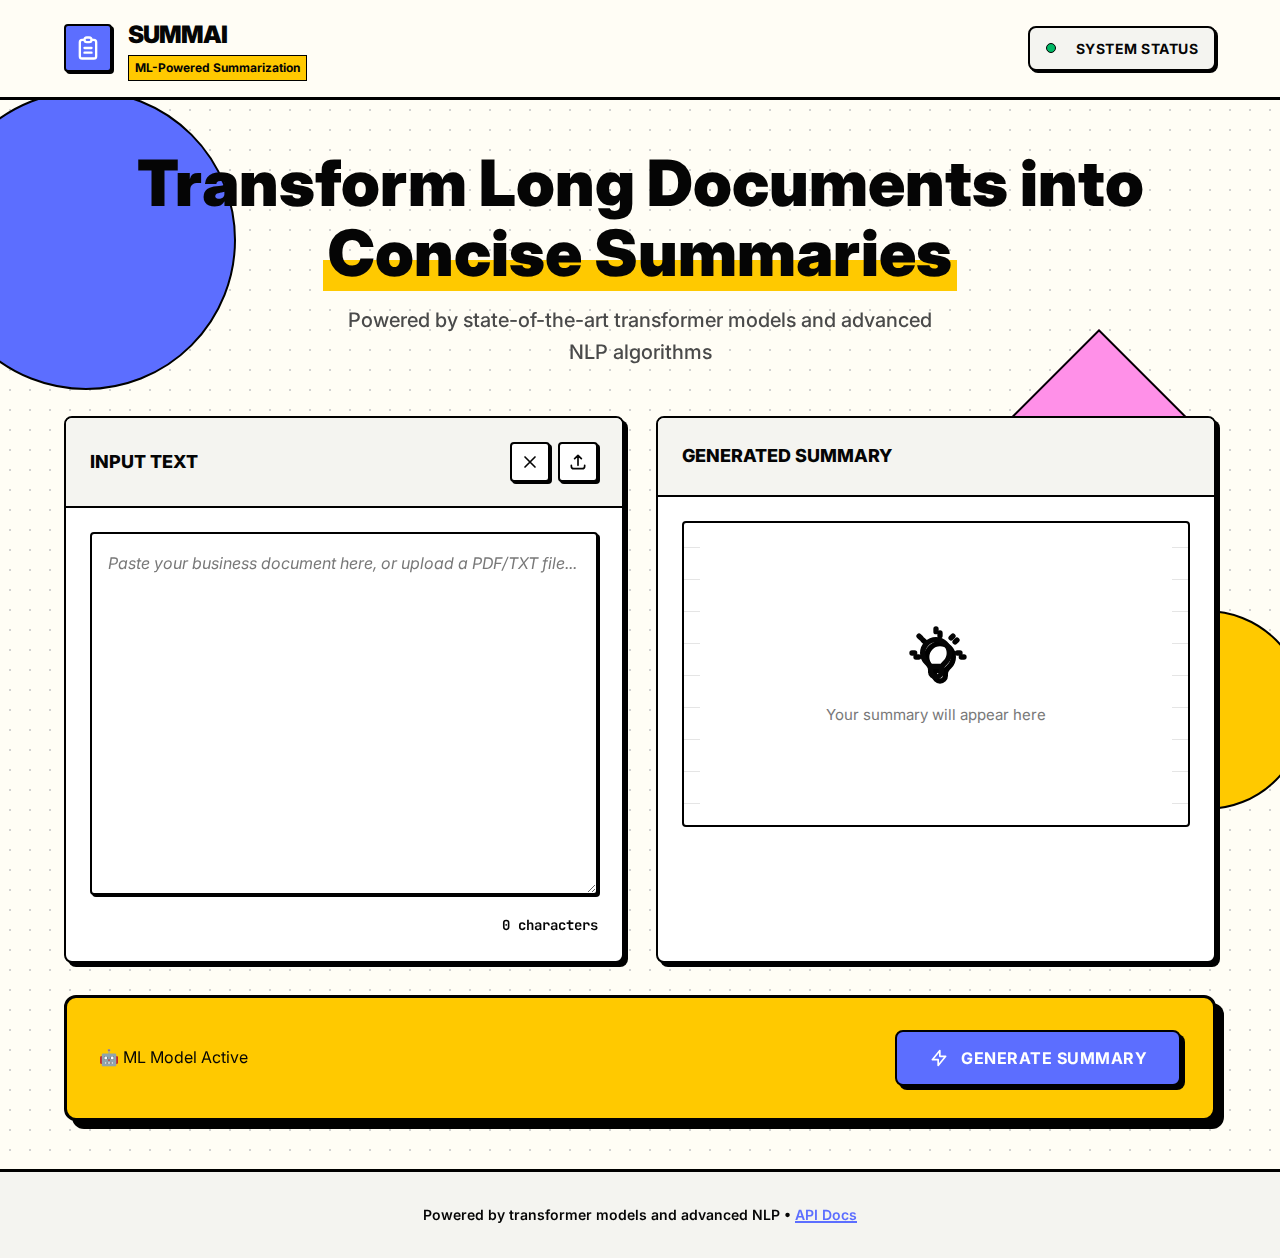
<file: static/index.html>
<!DOCTYPE html>
<html lang="en">

<head>
    <meta charset="UTF-8">
    <meta name="viewport" content="width=device-width, initial-scale=1.0">
    <title>SummAI - ML-Powered Business Text Summarization</title>
    <meta name="description" content="Advanced text summarization using transformer models and machine learning">

    <!-- Google Fonts -->
    <link rel="preconnect" href="https://fonts.googleapis.com">
    <link rel="preconnect" href="https://fonts.gstatic.com" crossorigin>
    <link
        href="https://fonts.googleapis.com/css2?family=Inter:wght@300;400;500;600;700;800&family=JetBrains+Mono:wght@400;500&display=swap"
        rel="stylesheet">

    <!-- Stylesheet -->
    <link rel="stylesheet" href="/static/styles.css?v=4">
</head>

<body>
    <!-- Background Elements -->
    <div class="bg-gradient"></div>
    <div class="bg-shapes">
        <div class="shape shape-1"></div>
        <div class="shape shape-2"></div>
        <div class="shape shape-3"></div>
    </div>



    <!-- Header -->
    <header class="header">
        <div class="container">
            <div class="header-content">
                <div class="logo">
                    <div class="logo-icon">
                        <svg viewBox="0 0 24 24" fill="none" xmlns="http://www.w3.org/2000/svg">
                            <path
                                d="M9 5H7a2 2 0 00-2 2v12a2 2 0 002 2h10a2 2 0 002-2V7a2 2 0 00-2-2h-2M9 5a2 2 0 002 2h2a2 2 0 002-2M9 5a2 2 0 012-2h2a2 2 0 012 2"
                                stroke="currentColor" stroke-width="2" stroke-linecap="round" stroke-linejoin="round" />
                            <path d="M9 12h6M9 16h6" stroke="currentColor" stroke-width="2" stroke-linecap="round"
                                stroke-linejoin="round" />
                        </svg>
                    </div>
                    <div class="logo-text">
                        <h1>SummAI</h1>
                        <p>ML-Powered Summarization</p>
                    </div>
                </div>
                <div class="header-actions">
                    <!-- <button class="btn-secondary" id="logoutBtn"
                        onclick="localStorage.removeItem('summAI_user'); window.location.href='/login';"
                        style="margin-right: 10px;">
                        Logout
                    </button> -->
                    <button class="btn-secondary" id="statusBtn">
                        <span class="status-dot"></span>
                        System Status
                    </button>
                </div>
            </div>
        </div>
    </header>

    <!-- Main Content -->
    <main class="main">
        <div class="container">
            <!-- Hero Section -->
            <section class="hero">
                <h2 class="hero-title">Transform Long Documents into <span class="gradient-text">Concise
                        Summaries</span></h2>
                <p class="hero-subtitle">Powered by state-of-the-art transformer models and advanced NLP algorithms</p>
            </section>

            <!-- Main App -->
            <section class="app-section">
                <div class="app-grid">
                    <!-- Input Panel -->
                    <div class="panel input-panel">
                        <div class="panel-header">
                            <h3>Input Text</h3>
                            <div class="panel-actions">
                                <button class="btn-icon" id="clearBtn" title="Clear text">
                                    <svg viewBox="0 0 24 24" fill="none" xmlns="http://www.w3.org/2000/svg">
                                        <path d="M6 18L18 6M6 6l12 12" stroke="currentColor" stroke-width="2"
                                            stroke-linecap="round" />
                                    </svg>
                                </button>
                                <button class="btn-icon" id="uploadBtn" title="Upload file (PDF/TXT)">
                                    <svg viewBox="0 0 24 24" fill="none" xmlns="http://www.w3.org/2000/svg">
                                        <path d="M4 16v1a3 3 0 003 3h10a3 3 0 003-3v-1m-4-8l-4-4m0 0L8 8m4-4v12"
                                            stroke="currentColor" stroke-width="2" stroke-linecap="round"
                                            stroke-linejoin="round" />
                                    </svg>
                                </button>
                                <input type="file" id="fileInput" accept=".txt,.pdf" style="display: none;">
                            </div>
                        </div>
                        <div class="panel-body">
                            <textarea id="inputText" class="text-input"
                                placeholder="Paste your business document here, or upload a PDF/TXT file..."
                                rows="12"></textarea>
                            <div class="char-count">
                                <span id="charCount">0</span> characters
                            </div>
                        </div>
                    </div>

                    <!-- Output Panel -->
                    <div class="panel output-panel">
                        <div class="panel-header">
                            <h3>Generated Summary</h3>
                            <div class="panel-actions">
                                <button class="btn-icon" id="copyBtn" title="Copy summary" style="display: none;">
                                    <svg viewBox="0 0 24 24" fill="none" xmlns="http://www.w3.org/2000/svg">
                                        <path
                                            d="M8 16H6a2 2 0 01-2-2V6a2 2 0 012-2h8a2 2 0 012 2v2m-6 12h8a2 2 0 002-2v-8a2 2 0 00-2-2h-8a2 2 0 00-2 2v8a2 2 0 002 2z"
                                            stroke="currentColor" stroke-width="2" stroke-linecap="round" />
                                    </svg>
                                </button>
                            </div>
                        </div>
                        <div class="panel-body">
                            <div id="outputContent" class="output-content">
                                <div class="empty-state">
                                    <svg viewBox="0 0 24 24" fill="none" xmlns="http://www.w3.org/2000/svg">
                                        <path
                                            d="M9.663 17h4.673M12 3v1m6.364 1.636l-.707.707M21 12h-1M4 12H3m3.343-5.657l-.707-.707m2.828 9.9a5 5 0 117.072 0l-.548.547A3.374 3.374 0 0014 18.469V19a2 2 0 11-4 0v-.531c0-.895-.356-1.754-.988-2.386l-.548-.547z"
                                            stroke="currentColor" stroke-width="2" stroke-linecap="round" />
                                    </svg>
                                    <p>Your summary will appear here</p>
                                </div>
                            </div>
                        </div>
                    </div>
                </div>

                <!-- Controls -->
                <div class="controls">
                    <div class="controls-left">
                        <div class="model-badge">
                            <span class="badge-icon">🤖</span>
                            <span class="badge-text">ML Model Active</span>
                        </div>
                    </div>
                    <div class="controls-right">
                        <button class="btn-primary" id="summarizeBtn">
                            <svg viewBox="0 0 24 24" fill="none" xmlns="http://www.w3.org/2000/svg">
                                <path d="M13 10V3L4 14h7v7l9-11h-7z" stroke="currentColor" stroke-width="2"
                                    stroke-linecap="round" stroke-linejoin="round" />
                            </svg>
                            <span>Generate Summary</span>
                        </button>
                    </div>
                </div>

                <!-- Metrics -->
                <div id="metricsPanel" class="metrics-panel" style="display: none;">
                    <h3>Analysis Metrics</h3>
                    <div class="metrics-grid">
                        <div class="metric-card">
                            <div class="metric-icon">📄</div>
                            <div class="metric-content">
                                <div class="metric-label">Original Length</div>
                                <div class="metric-value" id="originalLength">-</div>
                            </div>
                        </div>
                        <div class="metric-card">
                            <div class="metric-icon">✨</div>
                            <div class="metric-content">
                                <div class="metric-label">Summary Length</div>
                                <div class="metric-value" id="summaryLength">-</div>
                            </div>
                        </div>
                        <div class="metric-card">
                            <div class="metric-icon">📉</div>
                            <div class="metric-content">
                                <div class="metric-label">Compression Ratio</div>
                                <div class="metric-value" id="compressionRatio">-</div>
                            </div>
                        </div>
                        <div class="metric-card">
                            <div class="metric-icon">🎯</div>
                            <div class="metric-content">
                                <div class="metric-label">Model Used</div>
                                <div class="metric-value" id="modelUsed">-</div>
                            </div>
                        </div>
                    </div>
                </div>
            </section>
        </div>
    </main>

    <!-- Footer -->
    <footer class="footer">
        <div class="container">
            <p>Powered by transformer models and advanced NLP • <a href="/docs" target="_blank">API Docs</a></p>
        </div>
    </footer>

    <!-- Status Modal -->
    <div class="modal" id="statusModal">
        <div class="modal-overlay" id="modalOverlay"></div>
        <div class="modal-content">
            <div class="modal-header">
                <h3>System Status</h3>
                <button class="modal-close" id="modalClose">
                    <svg viewBox="0 0 24 24" fill="none" xmlns="http://www.w3.org/2000/svg">
                        <path d="M6 18L18 6M6 6l12 12" stroke="currentColor" stroke-width="2" stroke-linecap="round" />
                    </svg>
                </button>
            </div>
            <div class="modal-body" id="statusContent">
                <div class="loading-spinner"></div>
            </div>
        </div>
    </div>

    <!-- Toast Notification -->
    <div class="toast" id="toast">
        <div class="toast-content">
            <svg class="toast-icon" viewBox="0 0 24 24" fill="none" xmlns="http://www.w3.org/2000/svg">
                <path d="M5 13l4 4L19 7" stroke="currentColor" stroke-width="2" stroke-linecap="round"
                    stroke-linejoin="round" />
            </svg>
            <span class="toast-message" id="toastMessage"></span>
        </div>
    </div>

    <!-- JavaScript -->
    <script src="/static/app.js"></script>
</body>

</html>
</file>
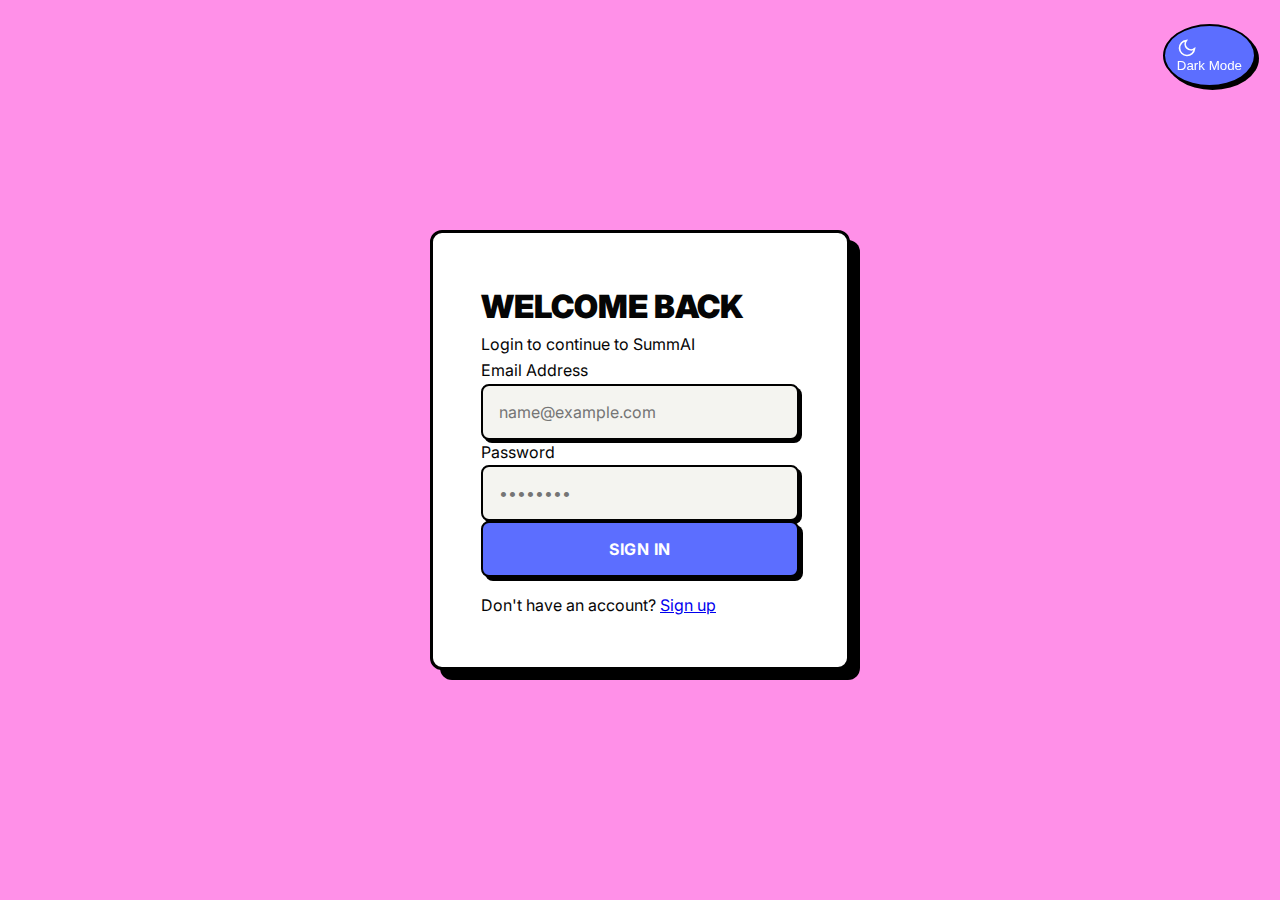
<file: static/login.html>
<!DOCTYPE html>
<html lang="en">

<head>
    <meta charset="UTF-8">
    <meta name="viewport" content="width=device-width, initial-scale=1.0">
    <title>Login - SummAI</title>
    <link rel="preconnect" href="https://fonts.googleapis.com">
    <link rel="preconnect" href="https://fonts.gstatic.com" crossorigin>
    <link href="https://fonts.googleapis.com/css2?family=Inter:wght@300;400;500;600;700&display=swap" rel="stylesheet">
    <link rel="stylesheet" href="/static/styles.css?v=2">
</head>

<body>
    <div class="bg-gradient"></div>

    <div class="theme-toggle-container">
        <button class="theme-toggle" id="themeToggle" title="Toggle Theme">
            <svg class="moon-icon" viewBox="0 0 24 24" fill="none" stroke="currentColor" stroke-width="2" width="20" height="20">
                <path d="M21 12.79A9 9 0 1 1 11.21 3 7 7 0 0 0 21 12.79z"></path>
            </svg>
            <svg class="sun-icon" viewBox="0 0 24 24" fill="none" stroke="currentColor" stroke-width="2" width="20" height="20" style="display: none;">
                <path d="M12 3v1m0 16v1m9-9h-1M4 12H3m15.364 6.364l-.707-.707M6.343 6.343l-.707-.707m12.728 0l-.707.707M6.343 17.657l-.707.707M16 12a4 4 0 11-8 0 4 4 0 018 0z"></path>
            </svg>
            <span class="theme-text">Dark Mode</span>
        </button>
    </div>

    <div class="auth-container">
        <div class="auth-card">
            <div class="auth-header">
                <h2>Welcome Back</h2>
                <p>Login to continue to SummAI</p>
            </div>

            <form id="loginForm">
                <div class="form-group">
                    <label for="email">Email Address</label>
                    <input type="email" id="email" class="form-input" required placeholder="name@example.com">
                </div>

                <div class="form-group">
                    <label for="password">Password</label>
                    <input type="password" id="password" class="form-input" required placeholder="••••••••">
                </div>

                <button type="submit" class="btn-primary btn-block">Sign In</button>
            </form>

            <div class="auth-footer">
                Don't have an account? <a href="/signup">Sign up</a>
            </div>
        </div>
    </div>

    <script>
        // Initialize theme when page loads
        document.addEventListener('DOMContentLoaded', () => {
            // Initialize theme
            if (typeof initTheme === 'function') {
                initTheme();
            }
            
            // Add click event to theme toggle
            const themeToggle = document.getElementById('themeToggle');
            if (themeToggle && typeof toggleTheme === 'function') {
                themeToggle.addEventListener('click', toggleTheme);
            }
        });
    </script>
    <script src="/static/app.js"></script>
</body>

</html>
</file>
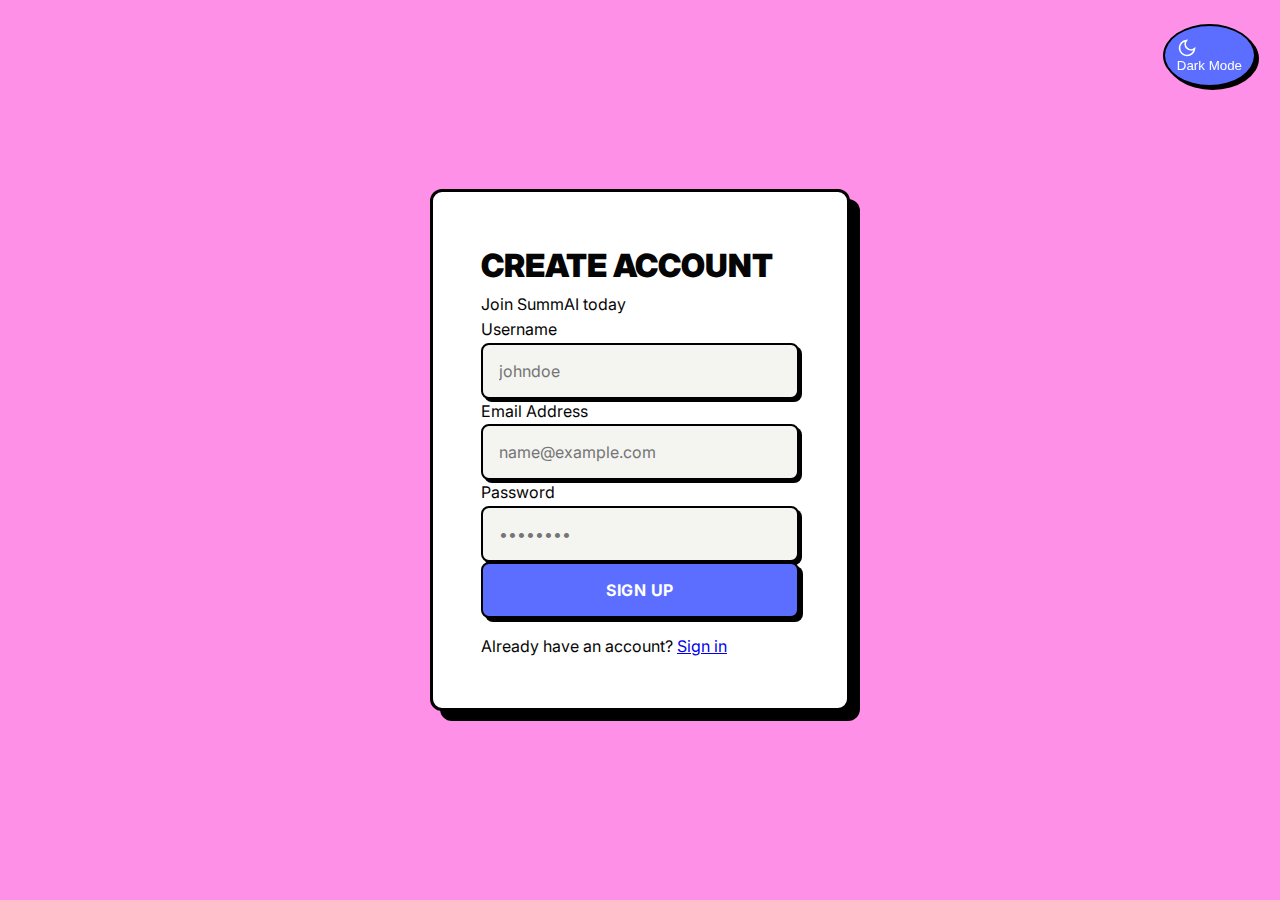
<file: static/signup.html>
<!DOCTYPE html>
<html lang="en">

<head>
    <meta charset="UTF-8">
    <meta name="viewport" content="width=device-width, initial-scale=1.0">
    <title>Sign Up - SummAI</title>
    <link rel="preconnect" href="https://fonts.googleapis.com">
    <link rel="preconnect" href="https://fonts.gstatic.com" crossorigin>
    <link href="https://fonts.googleapis.com/css2?family=Inter:wght@300;400;500;600;700&display=swap" rel="stylesheet">
    <link rel="stylesheet" href="/static/styles.css?v=2">
</head>

<body>
    <div class="bg-gradient"></div>

    <div class="theme-toggle-container">
        <button class="theme-toggle" id="themeToggle" title="Toggle Theme">
            <svg class="moon-icon" viewBox="0 0 24 24" fill="none" stroke="currentColor" stroke-width="2" width="20" height="20">
                <path d="M21 12.79A9 9 0 1 1 11.21 3 7 7 0 0 0 21 12.79z"></path>
            </svg>
            <svg class="sun-icon" viewBox="0 0 24 24" fill="none" stroke="currentColor" stroke-width="2" width="20" height="20" style="display: none;">
                <path d="M12 3v1m0 16v1m9-9h-1M4 12H3m15.364 6.364l-.707-.707M6.343 6.343l-.707-.707m12.728 0l-.707.707M6.343 17.657l-.707.707M16 12a4 4 0 11-8 0 4 4 0 018 0z"></path>
            </svg>
            <span class="theme-text">Dark Mode</span>
        </button>
    </div>

    <div class="auth-container">
        <div class="auth-card">
            <div class="auth-header">
                <h2>Create Account</h2>
                <p>Join SummAI today</p>
            </div>

            <form id="signupForm">
                <div class="form-group">
                    <label for="username">Username</label>
                    <input type="text" id="username" class="form-input" required placeholder="johndoe">
                </div>

                <div class="form-group">
                    <label for="email">Email Address</label>
                    <input type="email" id="email" class="form-input" required placeholder="name@example.com">
                </div>

                <div class="form-group">
                    <label for="password">Password</label>
                    <input type="password" id="password" class="form-input" required placeholder="••••••••">
                </div>

                <button type="submit" class="btn-primary btn-block">Sign Up</button>
            </form>

            <div class="auth-footer">
                Already have an account? <a href="/login">Sign in</a>
            </div>
        </div>
    </div>

    <script>
        // Initialize theme when page loads
        document.addEventListener('DOMContentLoaded', () => {
            // Initialize theme
            if (typeof initTheme === 'function') {
                initTheme();
            }
            
            // Add click event to theme toggle
            const themeToggle = document.getElementById('themeToggle');
            if (themeToggle && typeof toggleTheme === 'function') {
                themeToggle.addEventListener('click', toggleTheme);
            }
        });
    </script>
    <script src="/static/app.js"></script>
</body>

</html>
</file>
<file: static/styles.css>
/* ====================================
   SummAI - Neo-Pop / Brutalist Redesign
   ==================================== */

/* === CSS Variables === */
:root {
    /* Colors - Neo-Pop Palette */
    --primary: #5c6eff;       /* Vibrant Blue */
    --primary-light: #8492ff;
    --primary-dark: #4050d5;

    --accent: #ff90e8;        /* Bubblegum Pink */
    --secondary: #ffc900;     /* Marigold Yellow */

    /* Spacing (Kept same for layout stability) */
    --spacing-xs: 0.5rem;
    --spacing-sm: 0.75rem;
    --spacing-md: 1rem;
    --spacing-lg: 1.5rem;
    --spacing-xl: 2rem;
    --spacing-2xl: 3rem;

    /* Border Radius - Slightly boxier */
    --radius-sm: 4px;
    --radius-md: 8px;
    --radius-lg: 12px;
    --radius-xl: 20px;

    /* Shadows - HARD Shadows (No blur) */
    --shadow-sm: 2px 2px 0px #000000;
    --shadow-md: 4px 4px 0px #000000;
    --shadow-lg: 8px 8px 0px #000000;
    --shadow-glow: 0 0 0 2px #000000; /* Replaced glow with border outline */

    /* Typography */
    --font-primary: 'Inter', -apple-system, BlinkMacSystemFont, 'Segoe UI', sans-serif;
    --font-mono: 'JetBrains Mono', 'Courier New', monospace;

    /* Transitions */
    --transition-fast: 150ms cubic-bezier(0.2, 0.8, 0.2, 1);
    --transition-base: 200ms cubic-bezier(0.2, 0.8, 0.2, 1);
    --transition-slow: 300ms cubic-bezier(0.2, 0.8, 0.2, 1);

    /* Light Theme (Default now) */
    --bg-primary: #fffdf5;    /* Cream paper background */
    --bg-secondary: #ffffff;
    --bg-tertiary: #f4f4f0;
    --surface: #ffffff;
    --surface-light: #fefefe;

    --text-primary: #050505;
    --text-secondary: #4a4a4a;
    --text-muted: #787878;

    --border: #000000;        /* Solid Black Borders */
    --border-light: #000000;

    --success: #00b865;
    --warning: #ffc900;
    --error: #ff4747;
}

/* === Reset & Base === */
* {
    margin: 0;
    padding: 0;
    box-sizing: border-box;
}

html {
    font-size: 16px;
    scroll-behavior: smooth;
}

body {
    font-family: var(--font-primary);
    background: var(--bg-primary);
    color: var(--text-primary);
    line-height: 1.6;
    overflow-x: hidden;
    min-height: 100vh;
    /* Add a subtle dot pattern to background */
    background-image: radial-gradient(#d1d1d1 1px, transparent 1px);
    background-size: 20px 20px;
}

/* === Background Effects === */
/* Repurposed to be solid geometric shapes instead of glows */
.bg-gradient {
    display: none; /* Removed the gradient haze */
}

.bg-shapes {
    position: fixed;
    top: 0;
    left: 0;
    right: 0;
    bottom: 0;
    overflow: hidden;
    pointer-events: none;
    z-index: 0;
}

.shape {
    position: absolute;
    border-radius: 50%;
    border: 2px solid var(--border);
    opacity: 0.1;
    background: transparent;
    animation: float 20s infinite ease-in-out;
}

.shape-1 {
    width: 300px;
    height: 300px;
    background: var(--primary);
    top: 10%;
    left: -5%;
    opacity: 1; /* Solid visible shape */
    mix-blend-mode: multiply;
}

.shape-2 {
    width: 200px;
    height: 200px;
    background: var(--secondary);
    bottom: 10%;
    right: -2%;
    opacity: 1;
    animation-delay: -5s;
    mix-blend-mode: multiply;
}

.shape-3 {
    width: 150px;
    height: 150px;
    background: var(--accent);
    top: 40%;
    left: 80%;
    opacity: 1;
    animation-delay: -10s;
    border-radius: 0; /* Make this one a square */
    transform: rotate(45deg);
    mix-blend-mode: multiply;
}

@keyframes float {
    0%, 100% { transform: translate(0, 0) rotate(0deg); }
    50% { transform: translate(20px, -20px) rotate(10deg); }
}

/* === Container === */
.container {
    max-width: 1200px;
    margin: 0 auto;
    padding: 0 var(--spacing-lg);
    position: relative;
    z-index: 1;
}

/* === Header === */
.header {
    padding: var(--spacing-md) 0;
    border-bottom: 3px solid var(--border);
    background: var(--bg-primary);
    position: sticky;
    top: 0;
    z-index: 100;
}

.header-content {
    display: flex;
    justify-content: space-between;
    align-items: center;
}

.logo {
    display: flex;
    align-items: center;
    gap: var(--spacing-md);
}

.logo-icon {
    width: 48px;
    height: 48px;
    background: var(--primary);
    border: 2px solid var(--border);
    border-radius: var(--radius-sm);
    display: flex;
    align-items: center;
    justify-content: center;
    color: white;
    box-shadow: var(--shadow-sm);
    /* No animation, strict placement */
}

.logo-icon svg {
    width: 28px;
    height: 28px;
}

.logo-text h1 {
    font-size: 1.5rem;
    font-weight: 900;
    color: var(--text-primary);
    text-transform: uppercase;
    letter-spacing: -1px;
    /* Remove gradient text */
    background: none;
    -webkit-text-fill-color: initial;
}

.logo-text p {
    font-size: 0.75rem;
    color: var(--text-primary);
    font-weight: 700;
    background: var(--secondary);
    padding: 2px 6px;
    display: inline-block;
    border: 1px solid var(--border);
}

.status-dot {
    width: 10px;
    height: 10px;
    background: var(--success);
    border: 1px solid var(--border);
    border-radius: 50%;
    display: inline-block;
    margin-right: var(--spacing-xs);
}

/* === Hero === */
.hero {
    text-align: center;
    padding: var(--spacing-2xl) 0;
}

.hero-title {
    font-size: clamp(2.5rem, 5vw, 4rem);
    font-weight: 900;
    line-height: 1.1;
    margin-bottom: var(--spacing-md);
    color: var(--text-primary);
}

.gradient-text {
    /* Changed to Highlight effect */
    background: linear-gradient(180deg, transparent 60%, var(--secondary) 60%);
    -webkit-background-clip: initial;
    background-clip: initial;
    -webkit-text-fill-color: initial;
    padding: 0 5px;
}

.hero-subtitle {
    font-size: 1.25rem;
    color: var(--text-secondary);
    max-width: 600px;
    margin: 0 auto;
    font-weight: 500;
}

/* === Panels === */
.app-section {
    padding-bottom: var(--spacing-2xl);
}

.app-grid {
    display: grid;
    grid-template-columns: repeat(auto-fit, minmax(400px, 1fr));
    gap: var(--spacing-xl);
    margin-bottom: var(--spacing-xl);
}

.panel {
    background: var(--surface);
    border: 2px solid var(--border);
    border-radius: var(--radius-md);
    overflow: hidden;
    /* Hard Shadow */
    box-shadow: var(--shadow-md); 
    transition: transform var(--transition-base), box-shadow var(--transition-base);
}

.panel:hover {
    transform: translate(-2px, -2px);
    box-shadow: var(--shadow-lg);
}

.panel-header {
    padding: var(--spacing-lg);
    border-bottom: 2px solid var(--border);
    display: flex;
    justify-content: space-between;
    align-items: center;
    background: var(--bg-tertiary);
}

.panel-header h3 {
    font-size: 1.125rem;
    font-weight: 800;
    text-transform: uppercase;
}

.panel-actions {
    display: flex;
    gap: var(--spacing-xs);
}

.panel-body {
    padding: var(--spacing-lg);
}

/* === Inputs === */
.text-input {
    width: 100%;
    background: var(--bg-secondary);
    border: 2px solid var(--border);
    border-radius: var(--radius-sm);
    color: var(--text-primary);
    font-family: var(--font-primary);
    font-size: 1rem;
    padding: var(--spacing-md);
    resize: vertical;
    transition: all var(--transition-fast);
    line-height: 1.7;
    box-shadow: 2px 2px 0 var(--border-light);
}

.text-input:focus {
    outline: none;
    transform: translate(2px, 2px);
    box-shadow: none;
    background: #fff;
    color: black;
}

.text-input::placeholder {
    color: var(--text-muted);
    font-style: italic;
}

.char-count {
    text-align: right;
    font-size: 0.875rem;
    color: var(--text-primary);
    font-weight: 700;
    margin-top: var(--spacing-sm);
    font-family: var(--font-mono);
}

/* === Output === */
.output-content {
    min-height: 300px;
    padding: var(--spacing-md);
    background: var(--bg-secondary);
    border: 2px solid var(--border);
    border-radius: var(--radius-sm);
    line-height: 1.8;
    font-size: 0.9375rem;
    position: relative;
    /* Lined paper effect */
    background-image: linear-gradient(#e5e5e5 1px, transparent 1px);
    background-size: 100% 2rem;
    background-position-y: 1.5rem;
}

.empty-state {
    display: flex;
    flex-direction: column;
    align-items: center;
    justify-content: center;
    height: 270px;
    color: var(--text-muted);
    background: white; /* Cover lines */
}

.empty-state svg {
    width: 64px;
    height: 64px;
    margin-bottom: var(--spacing-md);
    opacity: 1;
    color: var(--text-primary);
    filter: drop-shadow(4px 4px 0 #000);
}

.summary-text {
    animation: fadeIn var(--transition-slow);
    background: white;
    color: black;
    padding: var(--spacing-md);
    border: 1px solid #000;
}

@keyframes fadeIn {
    from { opacity: 0; transform: translateY(10px); }
    to { opacity: 1; transform: translateY(0); }
}

/* === Buttons === */
.btn-primary,
.btn-secondary,
.btn-icon {
    border: 2px solid var(--border);
    cursor: pointer;
    font-family: var(--font-primary);
    font-weight: 700;
    transition: all 0.1s;
    display: inline-flex;
    align-items: center;
    gap: var(--spacing-sm);
    position: relative;
    overflow: visible;
    text-transform: uppercase;
    letter-spacing: 0.5px;
}

.btn-primary {
    background: var(--primary);
    color: white;
    padding: var(--spacing-md) var(--spacing-xl);
    border-radius: var(--radius-md);
    font-size: 1rem;
    box-shadow: var(--shadow-md);
}

.btn-primary:hover {
    transform: translate(-2px, -2px);
    box-shadow: 6px 6px 0 #000;
    background: var(--primary-light);
}

.btn-primary:active {
    transform: translate(2px, 2px);
    box-shadow: 0 0 0 #000;
}

.btn-primary svg {
    width: 20px;
    height: 20px;
}

.btn-secondary {
    background: var(--bg-tertiary);
    color: var(--text-primary);
    padding: var(--spacing-sm) var(--spacing-md);
    border-radius: var(--radius-md);
    font-size: 0.875rem;
    box-shadow: var(--shadow-sm);
}

.btn-secondary:hover {
    background: white;
    box-shadow: var(--shadow-md);
    transform: translate(-1px, -1px);
}

.btn-icon {
    width: 40px;
    height: 40px;
    background: white;
    color: var(--text-primary);
    border-radius: var(--radius-sm);
    display: flex;
    align-items: center;
    justify-content: center;
    padding: 0;
    box-shadow: 2px 2px 0 #000;
}

.btn-icon:hover {
    background: var(--accent);
    color: black;
    transform: translate(-1px, -1px);
    box-shadow: 3px 3px 0 #000;
}

.btn-icon svg {
    width: 20px;
    height: 20px;
}

.btn-primary:disabled,
.btn-secondary:disabled {
    background: #ccc;
    color: #888;
    border-color: #888;
    box-shadow: none;
    cursor: not-allowed;
    transform: none !important;
}

/* === Controls === */
.controls {
    display: flex;
    justify-content: space-between;
    align-items: center;
    gap: var(--spacing-lg);
    padding: var(--spacing-xl);
    background: var(--secondary); /* Yellow background */
    border: 3px solid var(--border);
    border-radius: var(--radius-lg);
    flex-wrap: wrap;
    box-shadow: var(--shadow-lg);
}

.model-selector {
    display: flex;
    gap: var(--spacing-md);
}

.radio-card {
    cursor: pointer;
}

.radio-card input {
    display: none;
}

.radio-content {
    display: flex;
    align-items: center;
    gap: var(--spacing-sm);
    padding: var(--spacing-md) var(--spacing-lg);
    background: white;
    border: 2px solid var(--border);
    border-radius: var(--radius-md);
    transition: all var(--transition-base);
    box-shadow: 2px 2px 0 #000;
}

.radio-card input:checked + .radio-content {
    border-color: var(--border);
    background: var(--accent);
    box-shadow: 4px 4px 0 #000;
    transform: translate(-2px, -2px);
    font-weight: bold;
}

.radio-icon {
    font-size: 1.5rem;
}

.radio-text strong {
    display: block;
    font-size: 0.9375rem;
    color: var(--text-primary);
}

.radio-text span {
    font-size: 0.75rem;
    color: var(--text-primary);
    opacity: 0.8;
}

/* === Metrics === */
.metrics-panel {
    padding: var(--spacing-xl);
    background: var(--surface);
    border: 2px solid var(--border);
    border-radius: var(--radius-lg);
    margin-top: var(--spacing-xl);
    box-shadow: var(--shadow-md);
}

.metrics-panel h3 {
    font-size: 1.125rem;
    margin-bottom: var(--spacing-lg);
    font-weight: 800;
    text-transform: uppercase;
}

.metrics-grid {
    display: grid;
    grid-template-columns: repeat(auto-fit, minmax(200px, 1fr));
    gap: var(--spacing-md);
}

.metric-card {
    display: flex;
    align-items: center;
    gap: var(--spacing-md);
    padding: var(--spacing-md);
    background: var(--bg-tertiary);
    border: 2px solid var(--border);
    border-radius: var(--radius-md);
}

.metric-icon {
    font-size: 2rem;
    background: var(--primary);
    color: white;
    width: 48px;
    height: 48px;
    display: flex;
    align-items: center;
    justify-content: center;
    border: 2px solid black;
    border-radius: 50%;
}

.metric-label {
    font-size: 0.75rem;
    color: var(--text-primary);
    text-transform: uppercase;
    letter-spacing: 0.5px;
    font-weight: 700;
}

.metric-value {
    font-size: 1.5rem;
    font-weight: 900;
    color: var(--text-primary);
    font-family: var(--font-mono);
}

/* === Loading === */
.loading-spinner {
    width: 40px;
    height: 40px;
    border: 4px solid var(--border);
    border-top-color: var(--primary);
    border-radius: 50%;
    animation: spin 0.8s linear infinite;
    margin: var(--spacing-xl) auto;
}

@keyframes spin {
    to { transform: rotate(360deg); }
}

/* === Modal === */
.modal {
    position: fixed;
    top: 0;
    left: 0;
    right: 0;
    bottom: 0;
    z-index: 1000;
    display: none;
    align-items: center;
    justify-content: center;
}

.modal.active {
    display: flex;
}

.modal-overlay {
    position: absolute;
    top: 0;
    left: 0;
    right: 0;
    bottom: 0;
    background: rgba(0, 0, 0, 0.4);
    /* Dotted overlay */
    background-image: radial-gradient(#000 1px, transparent 1px);
    background-size: 4px 4px;
}

.modal-content {
    position: relative;
    background: var(--surface);
    border: 3px solid var(--border);
    border-radius: var(--radius-lg);
    max-width: 500px;
    width: 90%;
    max-height: 80vh;
    overflow: hidden;
    box-shadow: var(--shadow-lg);
}

.modal-header {
    padding: var(--spacing-lg);
    border-bottom: 2px solid var(--border);
    display: flex;
    justify-content: space-between;
    align-items: center;
    background: var(--accent);
}

.modal-header h3 {
    font-weight: 800;
    text-transform: uppercase;
}

.modal-close {
    background: white;
    border: 2px solid black;
    color: black;
    cursor: pointer;
    width: 32px;
    height: 32px;
    display: flex;
    align-items: center;
    justify-content: center;
    border-radius: 50%;
    transition: all var(--transition-fast);
}

.modal-close:hover {
    background: black;
    color: white;
}

.modal-body {
    padding: var(--spacing-lg);
    overflow-y: auto;
    max-height: calc(80vh - 80px);
}

/* === Toast === */
.toast {
    position: fixed;
    bottom: var(--spacing-xl);
    right: var(--spacing-xl);
    background: var(--surface);
    border: 3px solid var(--border);
    border-radius: var(--radius-md);
    padding: var(--spacing-md) var(--spacing-lg);
    box-shadow: 8px 8px 0 #000;
    z-index: 2000;
    opacity: 0;
    transform: translateY(20px);
    transition: all var(--transition-base);
    pointer-events: none;
}

.toast.show {
    opacity: 1;
    transform: translateY(0);
    pointer-events: all;
}

.toast-content {
    display: flex;
    align-items: center;
    gap: var(--spacing-sm);
    font-weight: 700;
}

.toast-icon {
    width: 24px;
    height: 24px;
    color: var(--success);
    /* Force stroke width in CSS since we cant change SVG */
    stroke-width: 3px; 
}

/* === Footer === */
.footer {
    padding: var(--spacing-xl) 0;
    border-top: 3px solid var(--border);
    text-align: center;
    color: var(--text-primary);
    font-size: 0.875rem;
    background: var(--bg-tertiary);
    font-weight: 600;
}

.footer a {
    color: var(--primary);
    text-decoration: underline;
    text-decoration-thickness: 2px;
}

.footer a:hover {
    background: var(--primary);
    color: white;
    text-decoration: none;
}

/* === Responsive === */
@media (max-width: 768px) {
    .app-grid {
        grid-template-columns: 1fr;
    }

    .controls {
        flex-direction: column;
        align-items: stretch;
    }

    .model-selector {
        flex-direction: column;
    }
}

/* === Auth Pages === */
.auth-container {
    display: flex;
    justify-content: center;
    align-items: center;
    min-height: 100vh;
    width: 100%;
    padding: var(--spacing-lg);
    position: relative;
    z-index: 1;
    background: var(--accent); /* Pink background for Auth */
}

.auth-card {
    background: var(--surface);
    padding: var(--spacing-2xl);
    border-radius: var(--radius-lg);
    box-shadow: 10px 10px 0 #000;
    width: 100%;
    max-width: 420px;
    border: 3px solid var(--border);
    position: relative;
    z-index: 2;
}

.auth-header h2 {
    color: var(--text-primary);
    font-size: 2rem;
    font-weight: 900;
    text-transform: uppercase;
}

.form-input {
    width: 100%;
    padding: var(--spacing-md);
    border: 2px solid var(--border);
    border-radius: var(--radius-md);
    background: var(--bg-tertiary);
    color: var(--text-primary);
    font-family: var(--font-primary);
    font-size: 1rem;
    transition: all var(--transition-fast);
    box-shadow: 3px 3px 0 #000;
}

.form-input:focus {
    outline: none;
    transform: translate(2px, 2px);
    box-shadow: 1px 1px 0 #000;
    background: white;
}

.btn-block {
    width: 100%;
    justify-content: center;
    margin-bottom: var(--spacing-md);
    display: flex;
}

.divider {
    display: flex;
    align-items: center;
    text-align: center;
    margin: var(--spacing-lg) 0;
    color: var(--text-primary);
    font-weight: 700;
}

.divider::before,
.divider::after {
    content: '';
    flex: 1;
    border-bottom: 2px solid var(--border);
}

.divider span {
    padding: 0 10px;
}

.google-btn {
    width: 100%;
    justify-content: center;
    background: white;
    color: var(--text-primary);
    border: 2px solid var(--border);
    font-weight: 700;
    display: flex;
    align-items: center;
    gap: 10px;
    box-shadow: 4px 4px 0 #000;
    transition: transform 0.1s;
}

.google-btn:hover {
    background: #f0f0f0;
    transform: translate(-2px, -2px);
    box-shadow: 6px 6px 0 #000;
}

/* === Theme Toggle === */
.theme-toggle {
    position: fixed;
    top: var(--spacing-lg);
    right: var(--spacing-lg);
    background: var(--primary);
    border: 2px solid black;
    padding: var(--spacing-sm);
    border-radius: 50%;
    cursor: pointer;
    color: white;
    box-shadow: 3px 3px 0 #000;
    z-index: 1000;
    transition: all var(--transition-base);
}

.theme-toggle:hover {
    transform: translate(-2px, -2px);
    box-shadow: 5px 5px 0 #000;
}

/* Dark Theme Override 
   For this Neo-Pop style, Dark Mode becomes High Contrast Neon 
*/
[data-theme="dark"] {
    --bg-primary: #121212;
    --bg-secondary: #000000;
    --bg-tertiary: #1e1e1e;
    --surface: #000000;
    --surface-light: #2c2c2c;

    --text-primary: #ffffff;
    --text-secondary: #d4d4d4;
    --text-muted: #a0a0a0;

    --border: #ffffff; /* White borders in dark mode */
    --border-light: #555555;

    --primary: #4f5fff;
    --shadow-sm: 2px 2px 0px #ffffff;
    --shadow-md: 4px 4px 0px #ffffff;
    --shadow-lg: 8px 8px 0px #ffffff;
}
</file>
